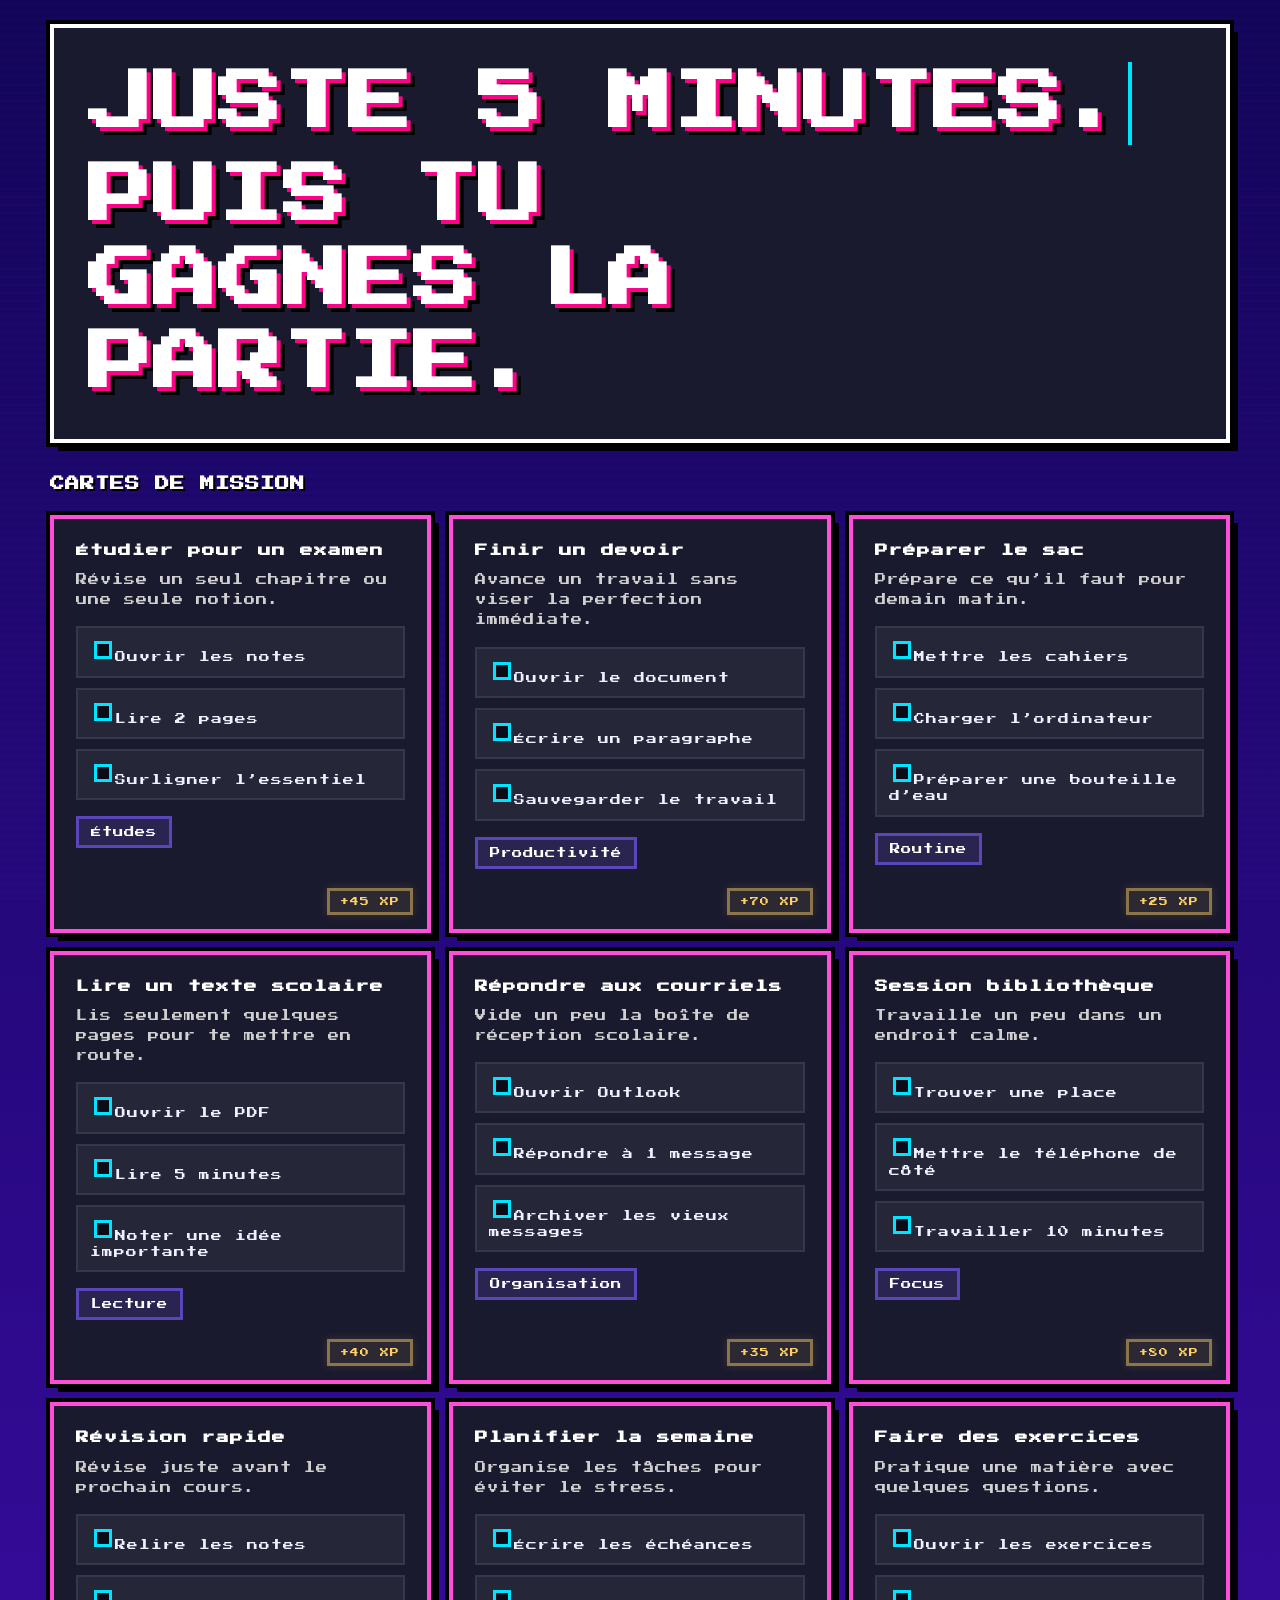
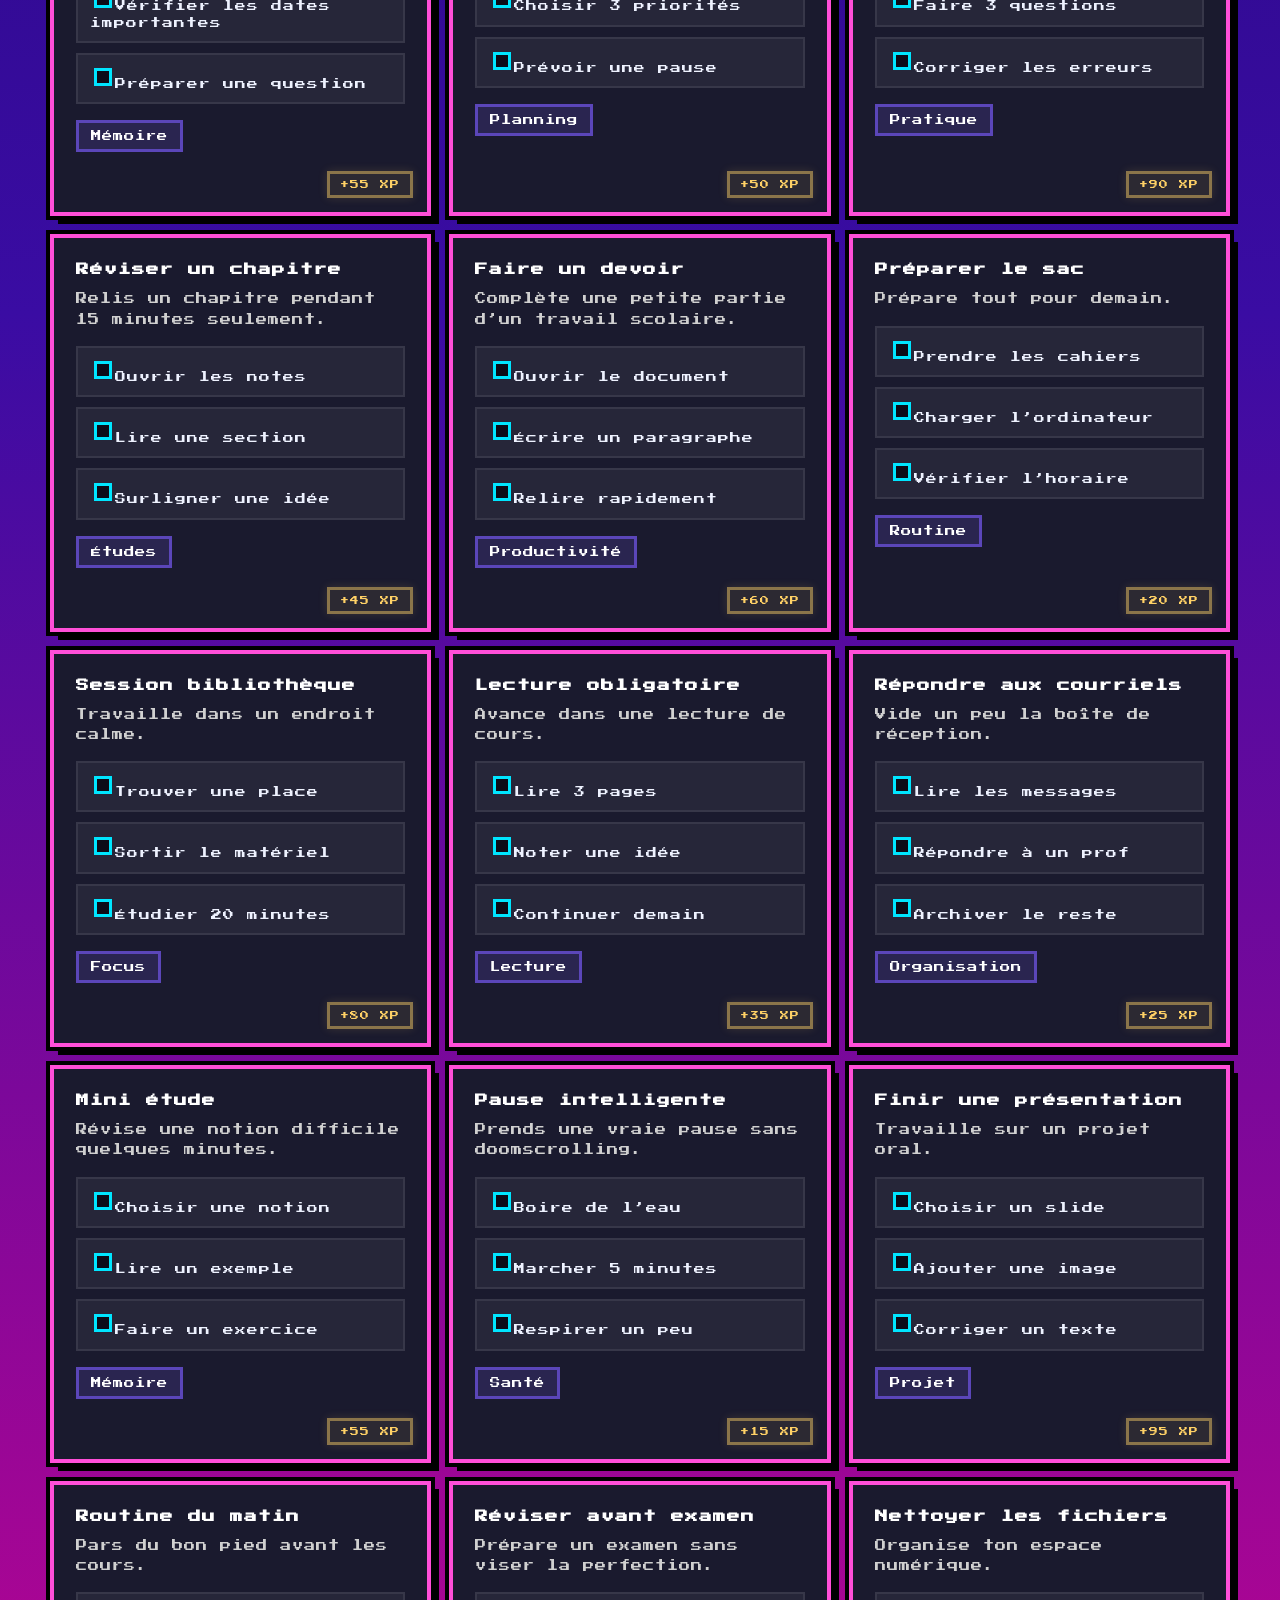
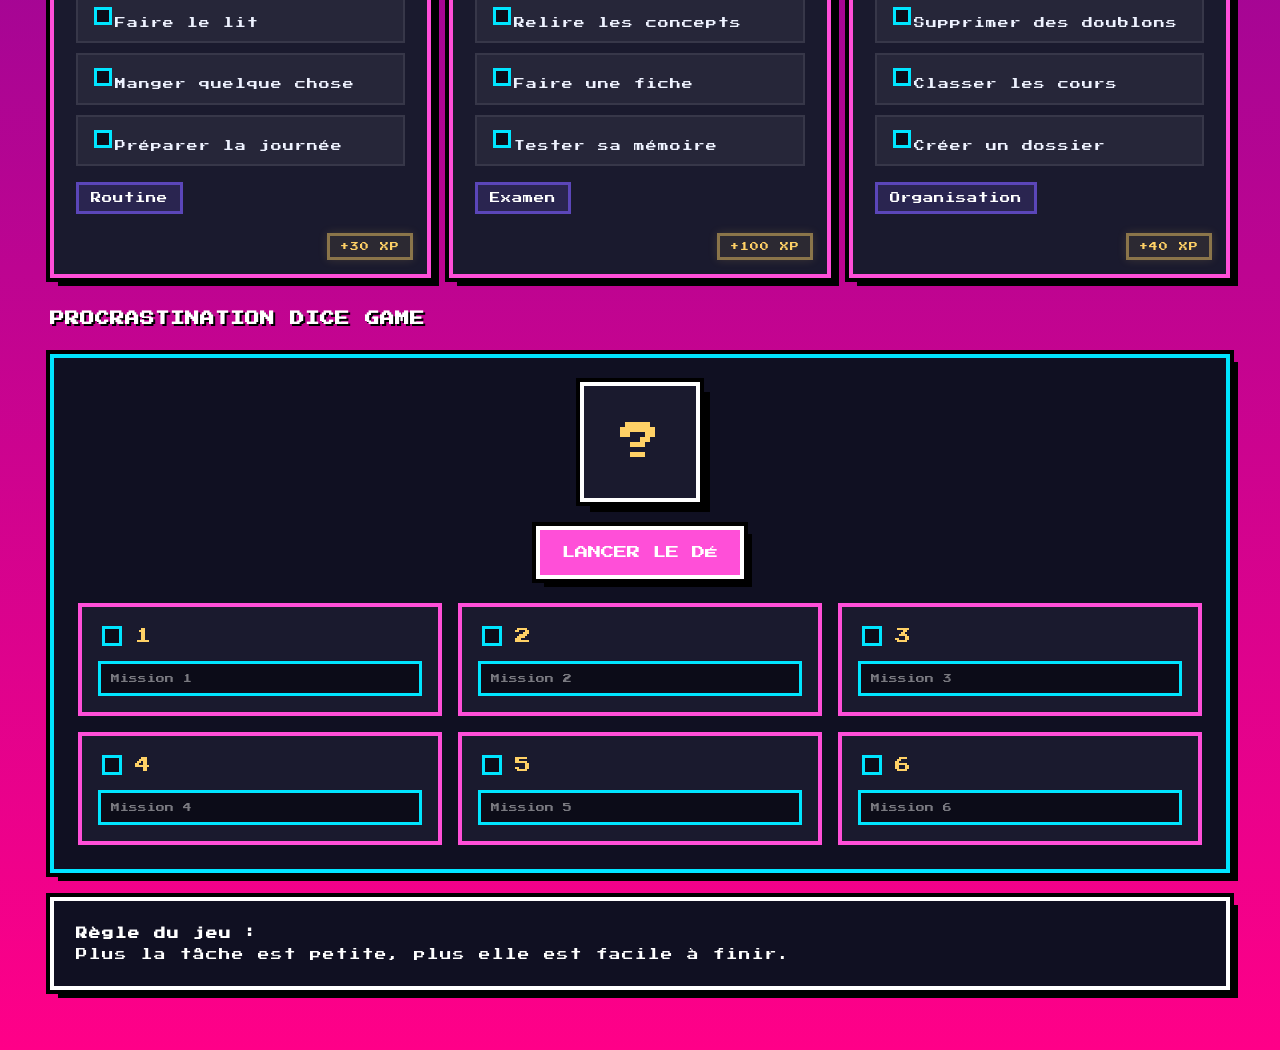
<file: Nicolas/index.html>
<!doctype html>
<html lang="fr">
<head>
<meta charset="UTF-8" />
<meta name="viewport" content="width=device-width, initial-scale=1.0" />

<link rel="preconnect" href="https://fonts.googleapis.com">
<link rel="preconnect" href="https://fonts.gstatic.com" crossorigin>
<link href="https://fonts.googleapis.com/css2?family=Press+Start+2P&display=swap" rel="stylesheet">

<title>Procrastination Quest</title>

<style>

:root {
  --bg: #120458;
  --panel: #1a1a2e;
  --text: #ffffff;
  --muted: #d0d0d0;
  --neon: #ff4fd8;
  --neon-2: #00e5ff;
  --accent: #ffd166;
  --good: #67f5a6;

  --shadow:
    0 0 0 4px #000,
    8px 8px 0 #000;
}

* {
  box-sizing: border-box;
}

html {
  scroll-behavior: smooth;
  image-rendering: pixelated;
}

body {
  margin: 0;
  min-height: 100vh;

  font-family: 'Press Start 2P', cursive;
  color: var(--text);

  background:
    linear-gradient(
      180deg,
      #120458 0%,
      #3a0ca3 45%,
      #ff0088 100%
    );

  overflow-x: hidden;
  letter-spacing: 1px;
}

body::before {
  content: "";

  position: fixed;
  inset: 0;

  pointer-events: none;

  background:
    repeating-linear-gradient(
      to bottom,
      rgba(255,255,255,0.04),
      rgba(255,255,255,0.04) 2px,
      transparent 2px,
      transparent 4px
    );

  opacity: 0.35;
  mix-blend-mode: overlay;
}

.scanline {
  position: fixed;
  inset: 0;

  pointer-events: none;

  background:
    linear-gradient(
      to bottom,
      transparent 0%,
      rgba(255,255,255,0.05) 50%,
      transparent 100%
    );

  background-size: 100% 8px;

  animation: scan 8s linear infinite;

  opacity: 0.3;
}

@keyframes scan {
  from {
    transform: translateY(-100%);
  }

  to {
    transform: translateY(100%);
  }
}

.container {
  width: min(1180px, calc(100% - 32px));

  margin: 0 auto;

  padding: 24px 0 60px;

  position: relative;
  z-index: 1;
}

.hero {
  padding: 34px;

  background: #1a1a2e;

  border: 4px solid #fff;

  box-shadow: var(--shadow);
}

.hero-grid {
  display: grid;

  grid-template-columns:
    minmax(0, 1fr)
    320px;

  gap: 42px;

  align-items: end;
}

h1 {
  margin: 0;

  font-size: clamp(2rem, 5vw, 4rem);

  line-height: 1.3;

  text-transform: uppercase;

  color: white;

  text-shadow:
    4px 4px 0 #ff0088,
    8px 8px 0 #000;

  max-width: 100%;
}

.typewriter {
  display: inline-block;

  border-right: 4px solid var(--neon-2);

  white-space: nowrap;

  overflow: hidden;

  animation:
    typing 4s steps(26, end),
    blink 0.75s step-end infinite;
}

@keyframes typing {
  from {
    width: 0;
  }

  to {
    width: 100%;
  }
}

@keyframes blink {
  50% {
    border-color: transparent;
  }
}

.hero-copy {
  color: var(--muted);

  font-size: 0.82rem;

  max-width: 62ch;

  margin-top: 18px;

  line-height: 1.8;
}

.topbar {
  display: flex;

  margin-top: 26px;
}

.badge {
  display: flex;

  align-items: center;
  justify-content: center;

  gap: 14px;

  width: 100%;
  max-width: 520px;

  padding: 22px 30px;

  background:
    linear-gradient(
      180deg,
      #1f1147 0%,
      #120458 100%
    );

  border: 4px solid #00e5ff;

  box-shadow:
    0 0 0 4px #000,
    10px 10px 0 #000;

  color: white;

  font-size: 0.9rem;

  text-transform: uppercase;

  line-height: 1.6;
}

.badge strong {
  color: #ffd166;
}

.section-title {
  margin: 34px 0 14px;

  font-size: 0.9rem;

  text-transform: uppercase;

  text-shadow: 2px 2px 0 #000;
}

.grid {
  margin-top: 24px;

  display: grid;

  grid-template-columns: repeat(12, 1fr);

  gap: 18px;
}

.card {
  position: relative;

  grid-column: span 4;

  border: 4px solid #ff4fd8;

  padding: 22px;
  padding-bottom: 60px;

  background: #1a1a2e;

  box-shadow: var(--shadow);
}

.card h3 {
  margin: 0 0 10px;

  font-size: 0.8rem;

  line-height: 1.5;
}

.card p {
  margin: 0 0 16px;

  color: var(--muted);

  line-height: 1.8;

  font-size: 0.7rem;
}

.task-list {
  display: grid;

  gap: 10px;

  margin: 0;
  padding: 0;

  list-style: none;
}

.task-list li {
  display: flex;

  align-items: center;

  gap: 10px;

  padding: 10px 12px;

  background: rgba(255,255,255,0.05);

  border: 2px solid rgba(255,255,255,0.08);

  color: #eef2ff;

  font-size: 0.68rem;

  line-height: 1.5;
}

.task-list input {
  appearance: none;

  width: 18px;
  height: 18px;

  border: 3px solid #00e5ff;

  background: #0c0c18;

  cursor: pointer;

  display: inline-grid;
  place-content: center;
}

.task-list input:checked {
  background: var(--good);

  border-color: var(--good);
}

.task-list input:checked::after {
  content: "✓";

  color: black;

  font-size: 0.7rem;
}

.task-list input:checked + span {
  text-decoration: line-through;

  color: #d8ffe8;
}

.tag {
  display: inline-flex;

  margin-top: 16px;

  padding: 8px 12px;

  background: rgba(124,92,255,0.16);

  border: 3px solid rgba(124,92,255,0.6);

  font-size: 0.65rem;
}

.xp-corner {
  position: absolute;

  bottom: 14px;
  right: 14px;

  padding: 6px 10px;

  font-size: 0.55rem;

  color: #ffd166;

  border: 3px solid rgba(255,209,102,0.45);

  background: rgba(255,209,102,0.08);

  box-shadow:
    0 0 10px rgba(255,209,102,0.15);
}

.dice-game {
  margin-top: 28px;
}

.dice-panel {
  background: #101022;

  border: 4px solid #00e5ff;

  box-shadow: var(--shadow);

  padding: 24px;

  display: grid;

  gap: 24px;
}

.dice-display {
  width: 120px;
  height: 120px;

  margin: 0 auto;

  background: #1a1a2e;

  border: 4px solid #fff;

  box-shadow:
    0 0 0 4px #000,
    10px 10px 0 #000;

  display: flex;

  align-items: center;
  justify-content: center;

  font-size: 2.5rem;

  color: #ffd166;
}

.roll-button {
  justify-self: center;

  background: #ff4fd8;

  color: white;

  border: 4px solid #fff;

  padding: 16px 22px;

  font-family: inherit;

  cursor: pointer;

  box-shadow:
    0 0 0 4px #000,
    8px 8px 0 #000;
}

.dice-grid {
  display: grid;

  grid-template-columns: repeat(3, 1fr);

  gap: 16px;
}

.dice-slot {
  background: #1a1a2e;

  border: 4px solid #ff4fd8;

  padding: 16px;

  display: grid;

  gap: 12px;
}

.dice-number-row {
  display: flex;
  align-items: center;
  gap: 10px;
}

.cross-toggle {
  appearance: none;

  width: 20px;
  height: 20px;

  border: 3px solid #00e5ff;

  background: #0c0c18;

  cursor: pointer;

  display: inline-grid;
  place-content: center;
}

.cross-toggle:checked {
  background: var(--good);
  border-color: var(--good);
}

.cross-toggle:checked::after {
  content: "✓";
  color: black;
}

.dice-number {
  font-size: 1rem;
  color: #ffd166;
}

.dice-slot input[type="text"] {
  width: 100%;

  background: #0c0c18;

  border: 3px solid #00e5ff;

  color: white;

  padding: 10px;

  font-family: inherit;

  font-size: 0.55rem;
}

.dice-slot input[type="text"]::placeholder {
  color: rgba(255,255,255,0.45);
}

.footer-panel {
  margin-top: 24px;

  padding: 22px;

  background: #101022;

  border: 4px solid #fff;

  box-shadow: var(--shadow);

  font-size: 0.72rem;

  line-height: 1.8;
}

.footer-panel strong {
  color: #fff;
}

@media (max-width: 980px) {
  .hero-grid {
    grid-template-columns: 1fr;
  }

  .card {
    grid-column: span 6;
  }
}

@media (max-width: 640px) {
  .hero {
    padding: 18px;
  }

  .hero-grid {
    grid-template-columns: 1fr;
  }

  h1 {
    font-size: clamp(1.45rem, 7vw, 2.4rem);
  }

  .typewriter {
    display: inline;
    white-space: normal;
    overflow: visible;
    animation: none;
    border-right: 0;
  }

  .card {
    grid-column: span 12;
  }

  .dice-grid {
    grid-template-columns: 1fr;
  }

  .roll-button {
    width: 100%;
  }

  .dice-slot input[type="text"] {
    font-size: 0.5rem;
  }
}

@media (max-width: 400px) {
  .container {
    width: calc(100% - 12px);
  }

  h1 {
    font-size: clamp(0.95rem, 8vw, 1.5rem);
    line-height: 1.25;
    text-shadow:
      2px 2px 0 #ff0088,
      4px 4px 0 #000;
  }

  .hero-copy {
    font-size: 0.5rem;
  }

  .badge {
    padding: 12px;
    font-size: 0.48rem;
  }

  .card {
    padding: 14px;
    padding-bottom: 54px;
  }

  .card h3 {
    font-size: 0.58rem;
  }

  .card p {
    font-size: 0.48rem;
  }

  .task-list li {
    font-size: 0.46rem;
  }

  .dice-display {
    width: 76px;
    height: 76px;
    font-size: 1.6rem;
  }

  .roll-button {
    font-size: 0.52rem;
  }

  .dice-slot input[type="text"] {
    font-size: 0.46rem;
  }

  .xp-corner {
    font-size: 0.45rem;
    padding: 5px 8px;
    bottom: 10px;
    right: 10px;
  }
}

</style>
</head>

<body>

<div class="scanline"></div>

<main class="container">

<header class="hero">

<div class="hero-grid">

<div>

<h1>
<span class="typewriter">Juste 5 minutes.</span><br>
Puis tu gagnes la partie.
</h1>

<!-- <p class="hero-copy">
Version simplifiée : aucune progression, aucun système complexe, seulement des tâches à cocher et un dé à utiliser.
</p> -->

<!-- <div class="topbar">
<div class="badge">
Mode simple · <strong>zéro XP</strong> · <strong>zéro niveau</strong>
</div>
</div> -->

</div>

</div>

</header>

<h2 class="section-title">Cartes de mission</h2>

<section class="grid">

<article class="card">
<h3>Étudier pour un examen</h3>
<p>Révise un seul chapitre ou une seule notion.</p>
<ul class="task-list">
<li><label><input type="checkbox"><span>Ouvrir les notes</span></label></li>
<li><label><input type="checkbox"><span>Lire 2 pages</span></label></li>
<li><label><input type="checkbox"><span>Surligner l’essentiel</span></label></li>
</ul>
<span class="tag">Études</span>
<div class="xp-corner">+45 XP</div>
</article>

<article class="card">
<h3>Finir un devoir</h3>
<p>Avance un travail sans viser la perfection immédiate.</p>
<ul class="task-list">
<li><label><input type="checkbox"><span>Ouvrir le document</span></label></li>
<li><label><input type="checkbox"><span>Écrire un paragraphe</span></label></li>
<li><label><input type="checkbox"><span>Sauvegarder le travail</span></label></li>
</ul>
<span class="tag">Productivité</span>
<div class="xp-corner">+70 XP</div>
</article>

<article class="card">
<h3>Préparer le sac</h3>
<p>Prépare ce qu’il faut pour demain matin.</p>
<ul class="task-list">
<li><label><input type="checkbox"><span>Mettre les cahiers</span></label></li>
<li><label><input type="checkbox"><span>Charger l’ordinateur</span></label></li>
<li><label><input type="checkbox"><span>Préparer une bouteille d’eau</span></label></li>
</ul>
<span class="tag">Routine</span>
<div class="xp-corner">+25 XP</div>
</article>

<article class="card">
<h3>Lire un texte scolaire</h3>
<p>Lis seulement quelques pages pour te mettre en route.</p>
<ul class="task-list">
<li><label><input type="checkbox"><span>Ouvrir le PDF</span></label></li>
<li><label><input type="checkbox"><span>Lire 5 minutes</span></label></li>
<li><label><input type="checkbox"><span>Noter une idée importante</span></label></li>
</ul>
<span class="tag">Lecture</span>
<div class="xp-corner">+40 XP</div>
</article>

<article class="card">
<h3>Répondre aux courriels</h3>
<p>Vide un peu la boîte de réception scolaire.</p>
<ul class="task-list">
<li><label><input type="checkbox"><span>Ouvrir Outlook</span></label></li>
<li><label><input type="checkbox"><span>Répondre à 1 message</span></label></li>
<li><label><input type="checkbox"><span>Archiver les vieux messages</span></label></li>
</ul>
<span class="tag">Organisation</span>
<div class="xp-corner">+35 XP</div>
</article>

<article class="card">
<h3>Session bibliothèque</h3>
<p>Travaille un peu dans un endroit calme.</p>
<ul class="task-list">
<li><label><input type="checkbox"><span>Trouver une place</span></label></li>
<li><label><input type="checkbox"><span>Mettre le téléphone de côté</span></label></li>
<li><label><input type="checkbox"><span>Travailler 10 minutes</span></label></li>
</ul>
<span class="tag">Focus</span>
<div class="xp-corner">+80 XP</div>
</article>

<article class="card">
<h3>Révision rapide</h3>
<p>Révise juste avant le prochain cours.</p>
<ul class="task-list">
<li><label><input type="checkbox"><span>Relire les notes</span></label></li>
<li><label><input type="checkbox"><span>Vérifier les dates importantes</span></label></li>
<li><label><input type="checkbox"><span>Préparer une question</span></label></li>
</ul>
<span class="tag">Mémoire</span>
<div class="xp-corner">+55 XP</div>
</article>

<article class="card">
<h3>Planifier la semaine</h3>
<p>Organise les tâches pour éviter le stress.</p>
<ul class="task-list">
<li><label><input type="checkbox"><span>Écrire les échéances</span></label></li>
<li><label><input type="checkbox"><span>Choisir 3 priorités</span></label></li>
<li><label><input type="checkbox"><span>Prévoir une pause</span></label></li>
</ul>
<span class="tag">Planning</span>
<div class="xp-corner">+50 XP</div>
</article>

<article class="card">
<h3>Faire des exercices</h3>
<p>Pratique une matière avec quelques questions.</p>
<ul class="task-list">
<li><label><input type="checkbox"><span>Ouvrir les exercices</span></label></li>
<li><label><input type="checkbox"><span>Faire 3 questions</span></label></li>
<li><label><input type="checkbox"><span>Corriger les erreurs</span></label></li>
</ul>
<span class="tag">Pratique</span>
<div class="xp-corner">+90 XP</div>
</article>

<article class="card">
<h3>Réviser un chapitre</h3>
<p>Relis un chapitre pendant 15 minutes seulement.</p>
<ul class="task-list">
<li><label><input type="checkbox"><span>Ouvrir les notes</span></label></li>
<li><label><input type="checkbox"><span>Lire une section</span></label></li>
<li><label><input type="checkbox"><span>Surligner une idée</span></label></li>
</ul>
<span class="tag">Études</span>
<div class="xp-corner">+45 XP</div>
</article>

<article class="card">
<h3>Faire un devoir</h3>
<p>Complète une petite partie d’un travail scolaire.</p>
<ul class="task-list">
<li><label><input type="checkbox"><span>Ouvrir le document</span></label></li>
<li><label><input type="checkbox"><span>Écrire un paragraphe</span></label></li>
<li><label><input type="checkbox"><span>Relire rapidement</span></label></li>
</ul>
<span class="tag">Productivité</span>
<div class="xp-corner">+60 XP</div>
</article>

<article class="card">
<h3>Préparer le sac</h3>
<p>Prépare tout pour demain.</p>
<ul class="task-list">
<li><label><input type="checkbox"><span>Prendre les cahiers</span></label></li>
<li><label><input type="checkbox"><span>Charger l’ordinateur</span></label></li>
<li><label><input type="checkbox"><span>Vérifier l’horaire</span></label></li>
</ul>
<span class="tag">Routine</span>
<div class="xp-corner">+20 XP</div>
</article>

<article class="card">
<h3>Session bibliothèque</h3>
<p>Travaille dans un endroit calme.</p>
<ul class="task-list">
<li><label><input type="checkbox"><span>Trouver une place</span></label></li>
<li><label><input type="checkbox"><span>Sortir le matériel</span></label></li>
<li><label><input type="checkbox"><span>Étudier 20 minutes</span></label></li>
</ul>
<span class="tag">Focus</span>
<div class="xp-corner">+80 XP</div>
</article>

<article class="card">
<h3>Lecture obligatoire</h3>
<p>Avance dans une lecture de cours.</p>
<ul class="task-list">
<li><label><input type="checkbox"><span>Lire 3 pages</span></label></li>
<li><label><input type="checkbox"><span>Noter une idée</span></label></li>
<li><label><input type="checkbox"><span>Continuer demain</span></label></li>
</ul>
<span class="tag">Lecture</span>
<div class="xp-corner">+35 XP</div>
</article>

<article class="card">
<h3>Répondre aux courriels</h3>
<p>Vide un peu la boîte de réception.</p>
<ul class="task-list">
<li><label><input type="checkbox"><span>Lire les messages</span></label></li>
<li><label><input type="checkbox"><span>Répondre à un prof</span></label></li>
<li><label><input type="checkbox"><span>Archiver le reste</span></label></li>
</ul>
<span class="tag">Organisation</span>
<div class="xp-corner">+25 XP</div>
</article>

<article class="card">
<h3>Mini étude</h3>
<p>Révise une notion difficile quelques minutes.</p>
<ul class="task-list">
<li><label><input type="checkbox"><span>Choisir une notion</span></label></li>
<li><label><input type="checkbox"><span>Lire un exemple</span></label></li>
<li><label><input type="checkbox"><span>Faire un exercice</span></label></li>
</ul>
<span class="tag">Mémoire</span>
<div class="xp-corner">+55 XP</div>
</article>

<article class="card">
<h3>Pause intelligente</h3>
<p>Prends une vraie pause sans doomscrolling.</p>
<ul class="task-list">
<li><label><input type="checkbox"><span>Boire de l’eau</span></label></li>
<li><label><input type="checkbox"><span>Marcher 5 minutes</span></label></li>
<li><label><input type="checkbox"><span>Respirer un peu</span></label></li>
</ul>
<span class="tag">Santé</span>
<div class="xp-corner">+15 XP</div>
</article>

<article class="card">
<h3>Finir une présentation</h3>
<p>Travaille sur un projet oral.</p>
<ul class="task-list">
<li><label><input type="checkbox"><span>Choisir un slide</span></label></li>
<li><label><input type="checkbox"><span>Ajouter une image</span></label></li>
<li><label><input type="checkbox"><span>Corriger un texte</span></label></li>
</ul>
<span class="tag">Projet</span>
<div class="xp-corner">+95 XP</div>
</article>

<article class="card">
<h3>Routine du matin</h3>
<p>Pars du bon pied avant les cours.</p>
<ul class="task-list">
<li><label><input type="checkbox"><span>Faire le lit</span></label></li>
<li><label><input type="checkbox"><span>Manger quelque chose</span></label></li>
<li><label><input type="checkbox"><span>Préparer la journée</span></label></li>
</ul>
<span class="tag">Routine</span>
<div class="xp-corner">+30 XP</div>
</article>

<article class="card">
<h3>Réviser avant examen</h3>
<p>Prépare un examen sans viser la perfection.</p>
<ul class="task-list">
<li><label><input type="checkbox"><span>Relire les concepts</span></label></li>
<li><label><input type="checkbox"><span>Faire une fiche</span></label></li>
<li><label><input type="checkbox"><span>Tester sa mémoire</span></label></li>
</ul>
<span class="tag">Examen</span>
<div class="xp-corner">+100 XP</div>
</article>

<article class="card">
<h3>Nettoyer les fichiers</h3>
<p>Organise ton espace numérique.</p>
<ul class="task-list">
<li><label><input type="checkbox"><span>Supprimer des doublons</span></label></li>
<li><label><input type="checkbox"><span>Classer les cours</span></label></li>
<li><label><input type="checkbox"><span>Créer un dossier</span></label></li>
</ul>
<span class="tag">Organisation</span>
<div class="xp-corner">+40 XP</div>
</article>

</section>

<h2 class="section-title">
Procrastination Dice Game
</h2>

<section class="dice-game">

<div class="dice-panel">

<div class="dice-display" id="diceDisplay">?</div>

<button class="roll-button" id="rollButton" type="button">
LANCER LE DÉ
</button>

<div class="dice-grid">

<div class="dice-slot">
<div class="dice-number-row">
<input class="cross-toggle" type="checkbox" id="cross1" />
<label class="dice-number" for="cross1">1</label>
</div>
<input type="text" placeholder="Mission 1" />
</div>

<div class="dice-slot">
<div class="dice-number-row">
<input class="cross-toggle" type="checkbox" id="cross2" />
<label class="dice-number" for="cross2">2</label>
</div>
<input type="text" placeholder="Mission 2" />
</div>

<div class="dice-slot">
<div class="dice-number-row">
<input class="cross-toggle" type="checkbox" id="cross3" />
<label class="dice-number" for="cross3">3</label>
</div>
<input type="text" placeholder="Mission 3" />
</div>

<div class="dice-slot">
<div class="dice-number-row">
<input class="cross-toggle" type="checkbox" id="cross4" />
<label class="dice-number" for="cross4">4</label>
</div>
<input type="text" placeholder="Mission 4" />
</div>

<div class="dice-slot">
<div class="dice-number-row">
<input class="cross-toggle" type="checkbox" id="cross5" />
<label class="dice-number" for="cross5">5</label>
</div>
<input type="text" placeholder="Mission 5" />
</div>

<div class="dice-slot">
<div class="dice-number-row">
<input class="cross-toggle" type="checkbox" id="cross6" />
<label class="dice-number" for="cross6">6</label>
</div>
<input type="text" placeholder="Mission 6" />
</div>

</div>

</div>

</section>

<section class="footer-panel">
<strong>Règle du jeu :</strong>
<div>Plus la tâche est petite, plus elle est facile à finir.</div>
</section>

</main>

<script>
const rollButton = document.getElementById('rollButton');
const diceDisplay = document.getElementById('diceDisplay');

rollButton.addEventListener('click', () => {
  const result = Math.floor(Math.random() * 6) + 1;
  diceDisplay.textContent = result;
});
</script>

</body>
</html>
</file>
